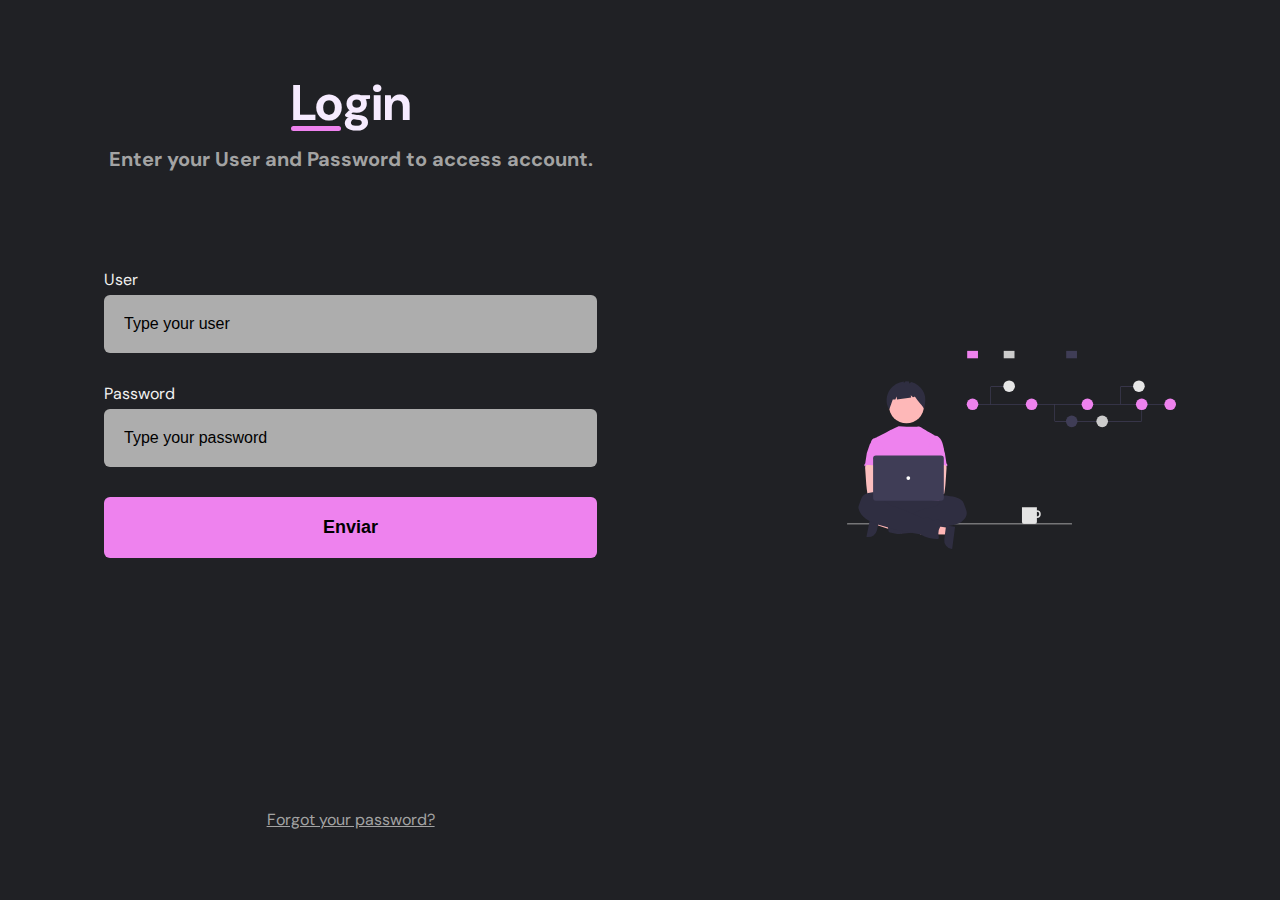
<file: index.html>
<!DOCTYPE html>
<html lang="en">
	<head>
		<meta charset="UTF-8" />
		<meta name="viewport" content="width=device-width, initial-scale=1.0" />
		<title>Login Page</title>
		<meta
			name="description"
			content="An simple login page with validation"
		/>

		<link rel="preconnect" href="https://fonts.googleapis.com" />
		<link rel="preconnect" href="https://fonts.gstatic.com" crossorigin />

		<link rel="stylesheet" href="./styles/global.css" />
		<link rel="stylesheet" href="./styles/index.css" />

		<link
			href="https://fonts.googleapis.com/css2?family=DM+Sans:wght@400;700&display=swap"
			rel="stylesheet"
		/>
	</head>
	<body>
		<main>
			<div class="wrapper-container">
				<section class="form-container">
					<header class="header">
						<h2>Login</h2>
						<h4>Enter your User and Password to access account.</h4>
					</header>
					<form
						action="./pages/login-done.html"
						method="get"
						class="login-form"
					>
						<div class="user-container">
							<label for="user">User</label>
							<input
								type="text"
								class="user validate"
								placeholder="Type your user"
								id="user"
							/>
						</div>

						<div class="password-container">
							<label for="password">Password</label>
							<input
								type="password"
								class="password validate"
								placeholder="Type your password"
								id="password"
							/>
						</div>

						<div class="button-container">
							<button type="submit">Enviar</button>
						</div>
					</form>

					<div class="recovery-password-container">
						<a href="#">Forgot your password?</a>
					</div>
				</section>

				<div class="ilustration-container">
					<img
						src="./assets/undraw_version_control_re_mg66.svg"
						alt="Image of the someone using a Laptop"
					/>
				</div>
			</div>
		</main>

		<script src="./js/main.js"></script>
	</body>
</html>
</file>
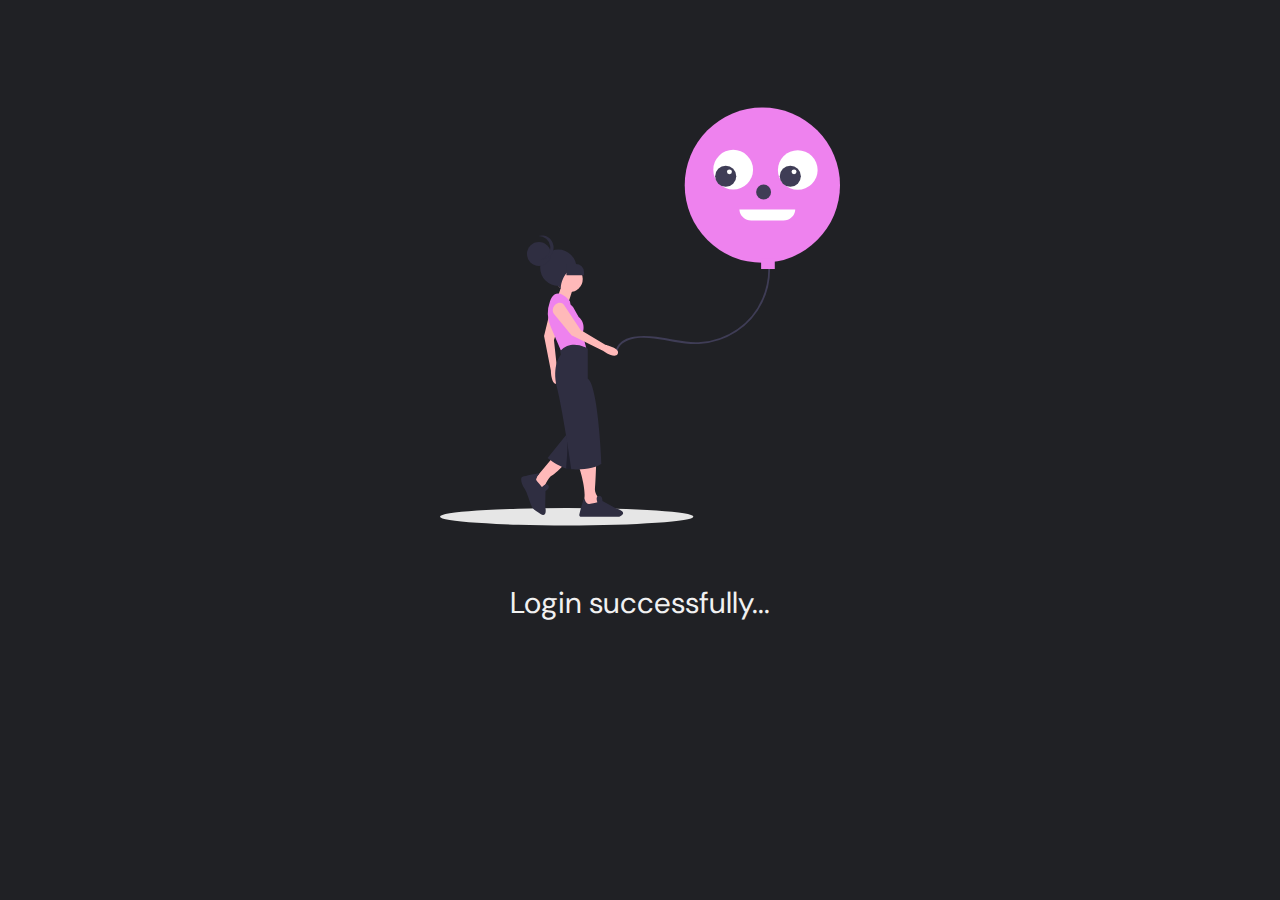
<file: pages/login-done.html>
<!DOCTYPE html>
<html lang="en">
	<head>
		<meta charset="UTF-8" />
		<meta name="viewport" content="width=device-width, initial-scale=1.0" />
		<title>Login Page</title>

		<link rel="preconnect" href="https://fonts.googleapis.com" />
		<link rel="preconnect" href="https://fonts.gstatic.com" crossorigin />

		<link rel="stylesheet" href="../styles/global.css" />
		<link rel="stylesheet" href="../styles/login-done.css" />

		<link
			href="https://fonts.googleapis.com/css2?family=DM+Sans:wght@400;700&display=swap"
			rel="stylesheet"
		/>
	</head>
	<body>
		<main>
			<div class="wrapper-container">
				<p>Login successfully...</p>

				<img
					src="../assets/undraw_feeling_happy_jymo.svg"
					alt="Image of Successfully"
				/>
			</div>
		</main>
	</body>
</html>
</file>
<file: styles/global.css>
* {
	margin: 0;
	padding: 0;
	box-sizing: border-box;
}

:root {
	font-size: 62.5%;
	--brand: #ee82ee;
	--bg: #202125;
	--bg-input: #adadad;
	--text: #f1f1f1;
	--text-secondary: #a3a3a3;
	--title-h1: #f6ebff;
	--text-placeholder: black;
	--link-hover: rgb(255, 77, 77);
	--underline-error: #ff6565;
}

html {
	scroll-behavior: smooth;
}

html,
body {
	width: 100vw;
	height: 100vh;
}

body {
	font-size: 1.6rem;
	background: var(--bg);
	color: var(--text);
	font-family: 'DM Sans', sans-serif;
	text-align: center;
	overflow: hidden;
}

.wrapper-container {
	width: min(50rem, 100%);
	margin-inline: auto;
	padding-inline: 2.4rem;
}

img {
	max-width: 100%;
	height: 100%;
}
</file>
<file: styles/index.css>
main {
	height: 100%;
}

.wrapper-container {
	padding-block: 7rem;
	display: flex;
	height: 100%;
	justify-content: center;
	width: 100%;
}

.form-container {
	height: 100%;
	justify-content: space-around;
	display: flex;
	flex-direction: column;
	gap: 2rem;
}

.header {
	flex-grow: 1;
}

.header h2 {
	font-size: 5rem;
	color: var(--title-h1);
	position: relative;
}

.header h2::before {
	content: '';
	border-bottom: 0.5rem solid var(--brand);
	border-radius: 0.7rem;
	position: absolute;
	width: 5rem;
	bottom: 0.5rem;
}

.header h4 {
	color: var(--text-secondary);
	font-size: 2rem;
	margin-top: 1rem;
}

.login-form {
	flex-grow: 3;
	display: flex;
	flex-direction: column;
	gap: 3rem;
}

.login-form div {
	display: flex;
	flex-direction: column;
}

label {
	text-align: left;
	cursor: pointer;
}

input {
	padding: 2rem;
	margin-top: 0.5rem;
	border: none;
	font-size: 1.6rem;
	border-radius: 0.6rem;
	background: var(--bg-input);
	position: relative;
}

input::placeholder {
	color: var(--text-placeholder);
}

.button-container button {
	padding: 2rem;
	border-radius: 0.6rem;
	background: var(--brand);
	border: none;
	cursor: pointer;
	transition: 0.2s;
	font-weight: 700;
	font-size: 1.8rem;
}

.button-container button:hover {
	filter: brightness(0.6);
}

.recovery-password-container a {
	color: var(--text-secondary);
	transition: 0.2s;
}

.recovery-password-container a:hover {
	text-decoration: underline wavy var(--link-hover) 0.2rem;
	color: var(--text);
}

.ilustration-container {
	display: none;
}

.error {
	color: var(--underline-error);
	font-weight: 400;
	font-size: 1.7rem;
	text-align: left;
	text-decoration: underline 0.2rem var(--underline-error);
}

@media (min-width: 720px) {
	.wrapper-container {
		width: min(112rem, 100%);
		display: flex;
		justify-content: space-between;
		gap: 25rem;
	}

	.form-container {
		flex-grow: 3;
		flex-basis: 60%;
	}

	.ilustration-container {
		display: flex;
		flex-grow: 1;
		flex-basis: 40%;
	}

	.ilustration-container img {
		width: 100%;
	}
}
</file>
<file: styles/login-done.css>
main {
	height: 100%;
}

.wrapper-container {
	display: flex;
	flex-direction: column;
	height: 100%;
	justify-content: space-around;
	padding: 5rem;
}

p {
	flex-basis: 40%;
	order: 2;
	font-size: 3rem;
}

img {
	flex-basis: 80%;
	order: 1;
}
</file>
